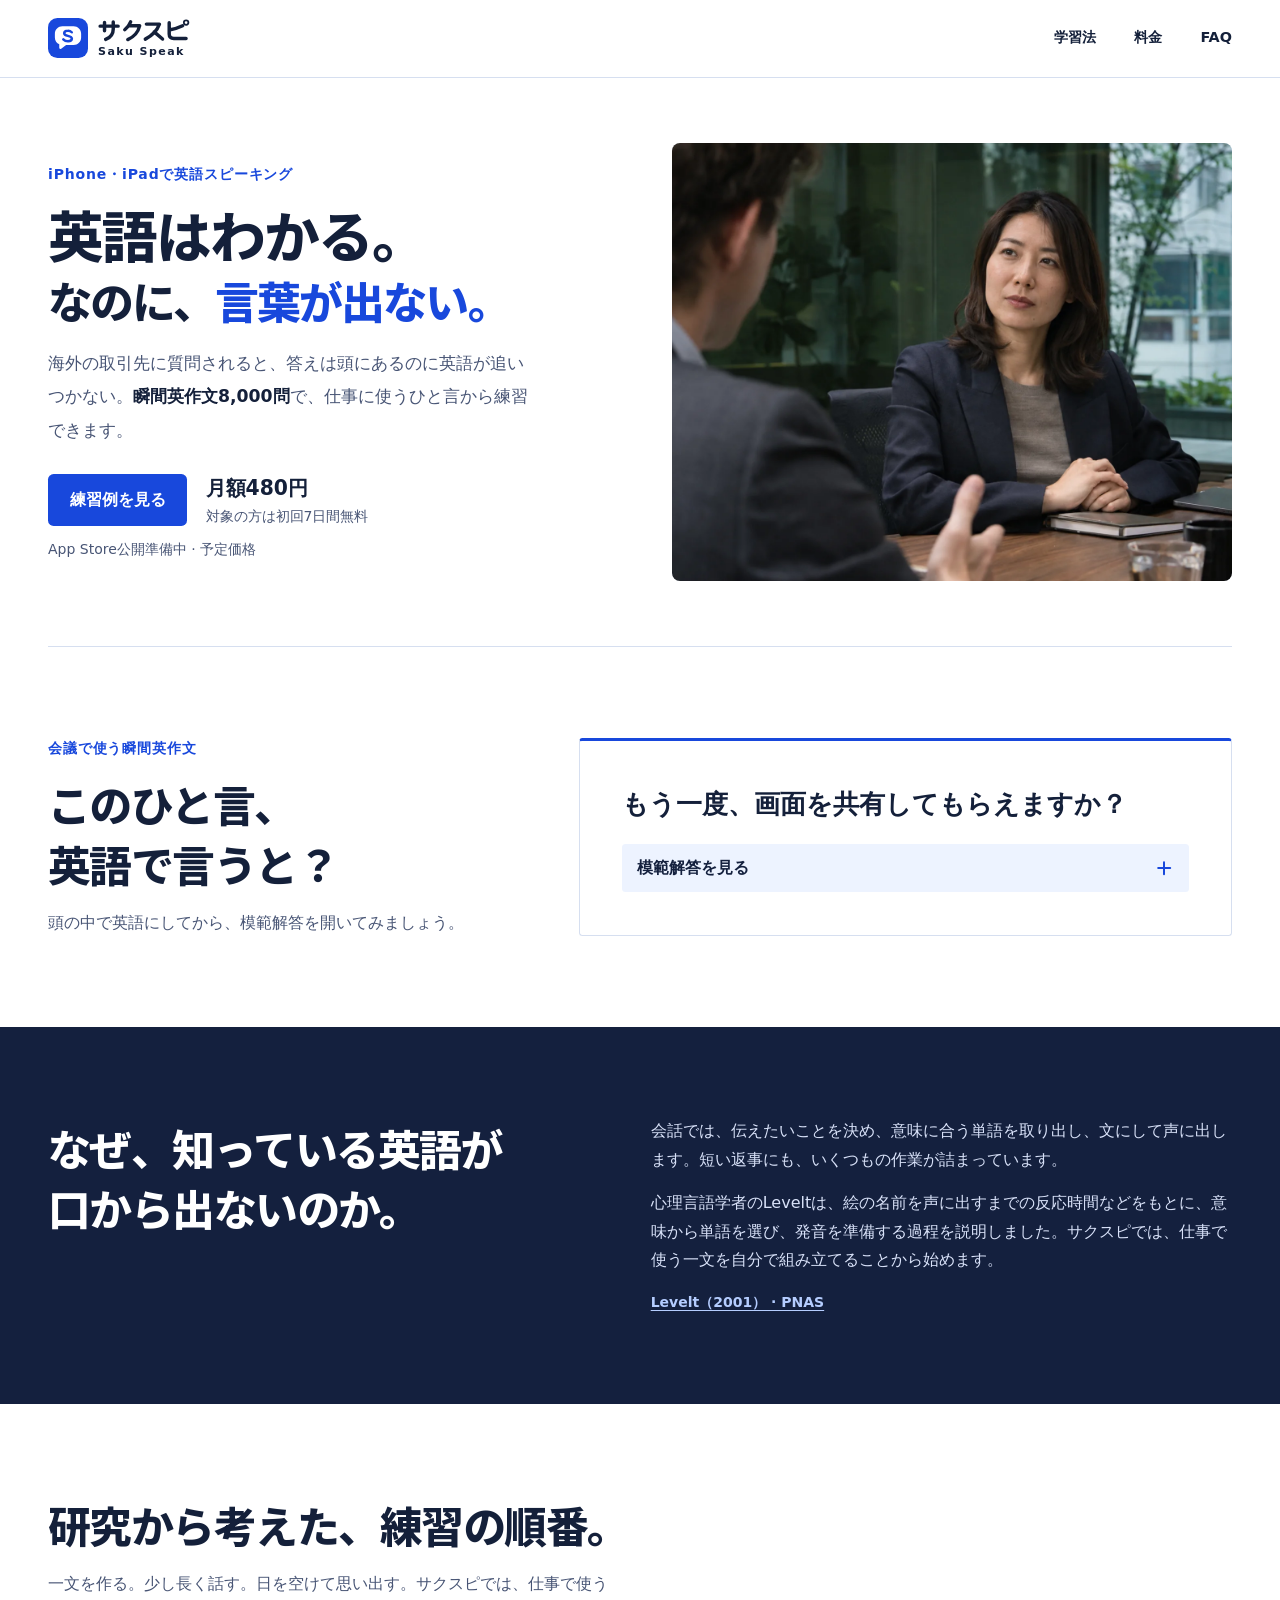
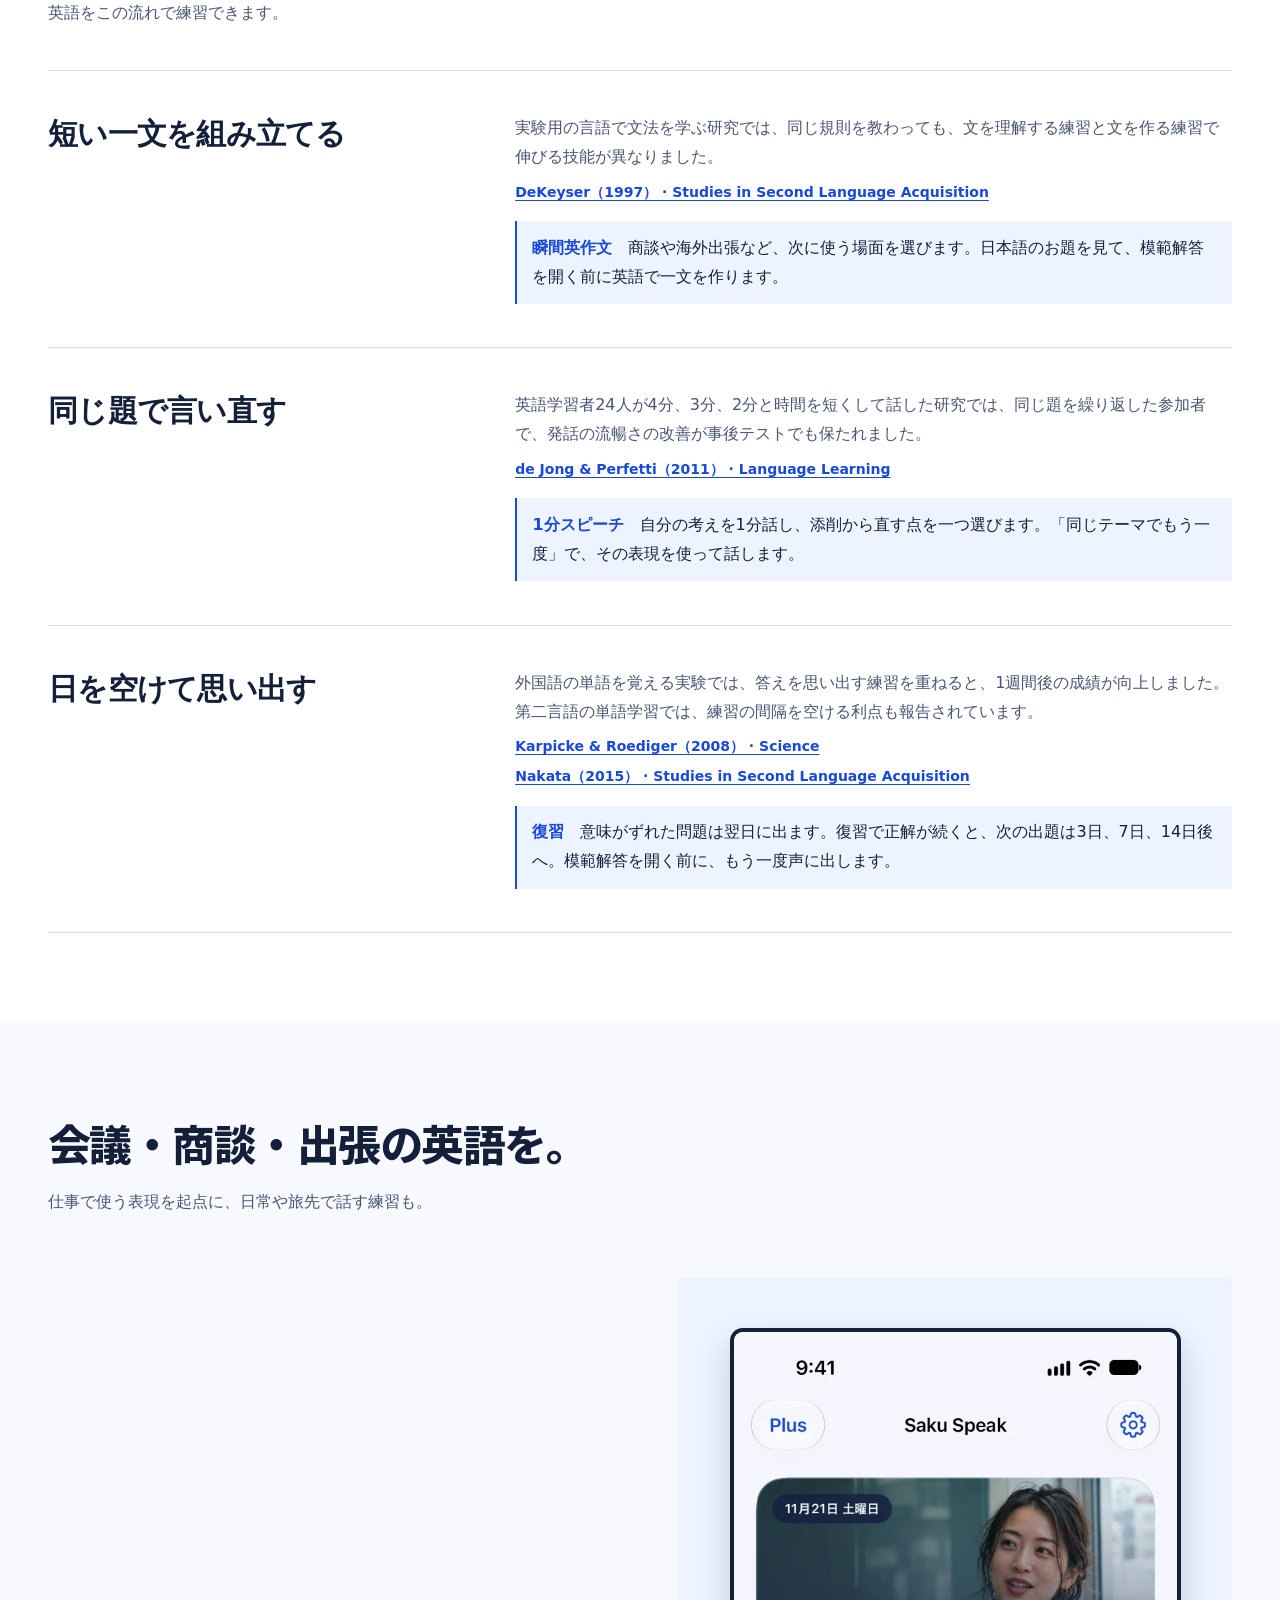
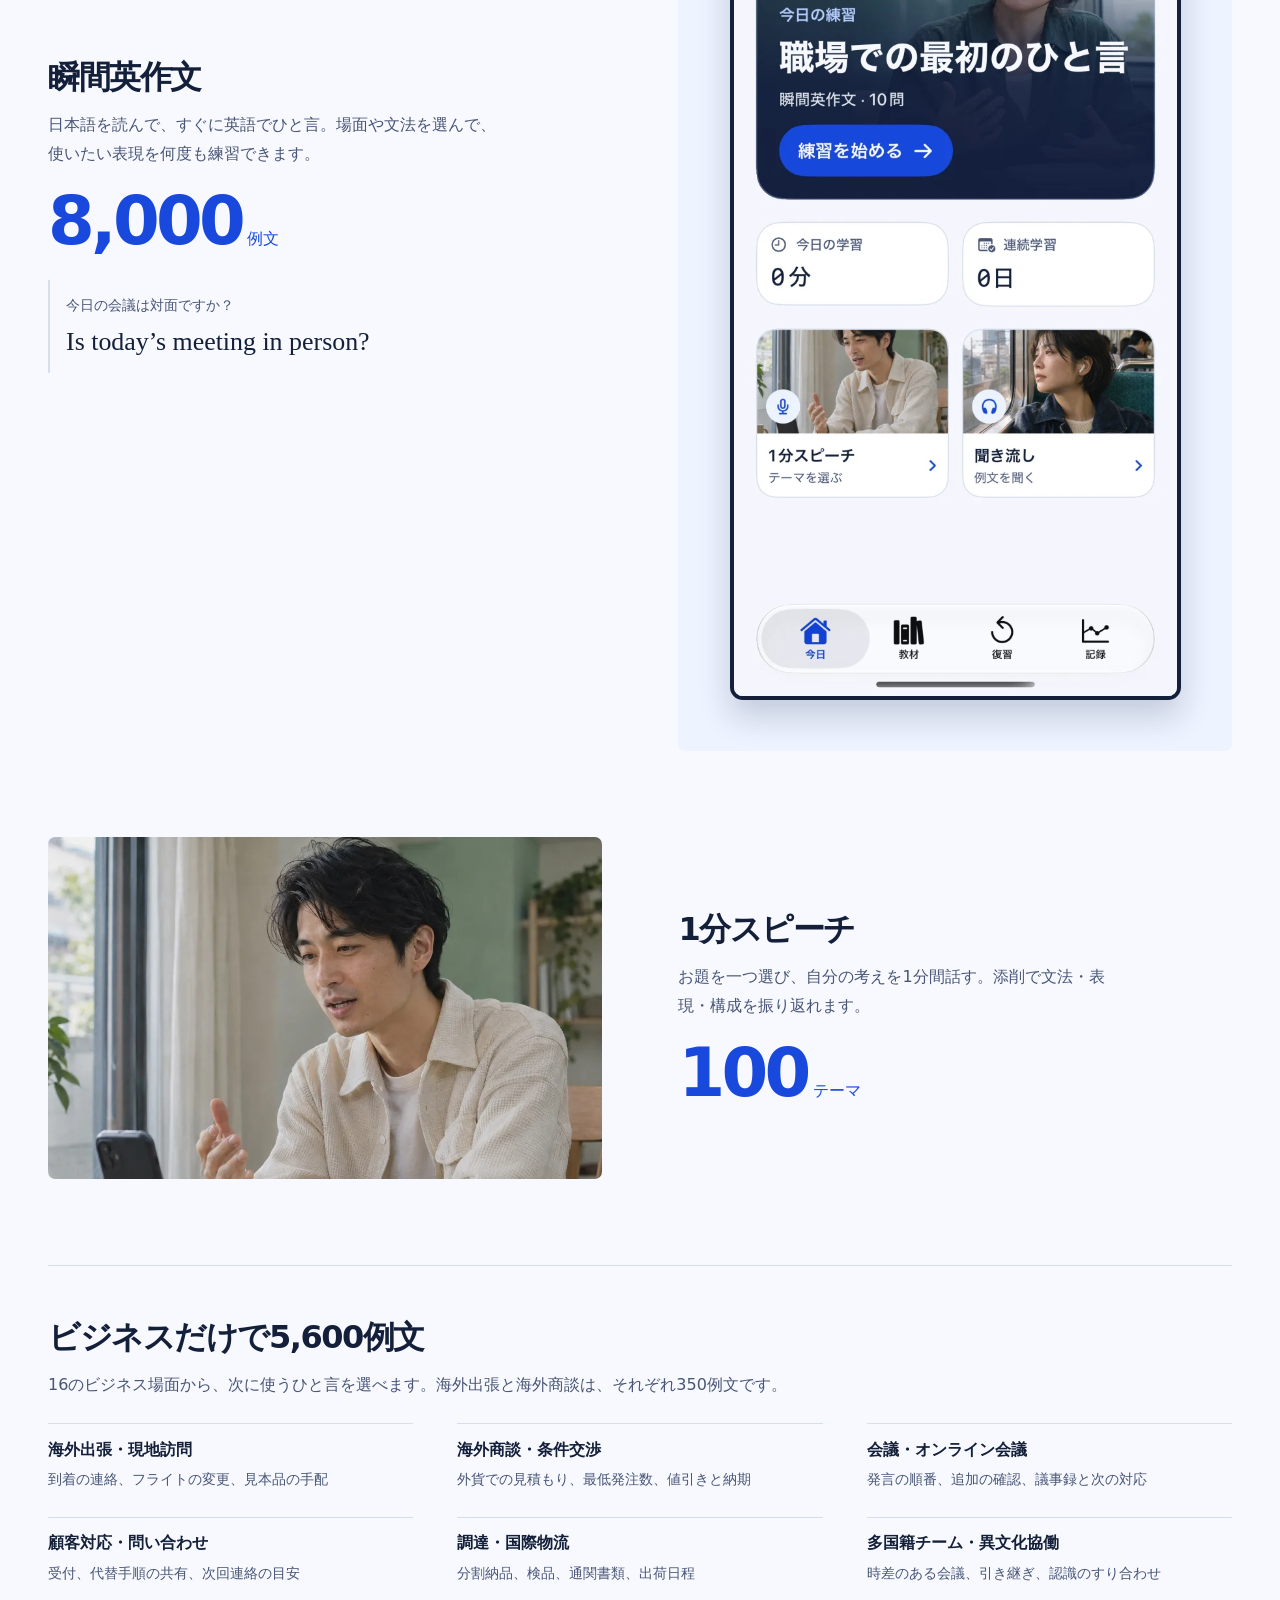
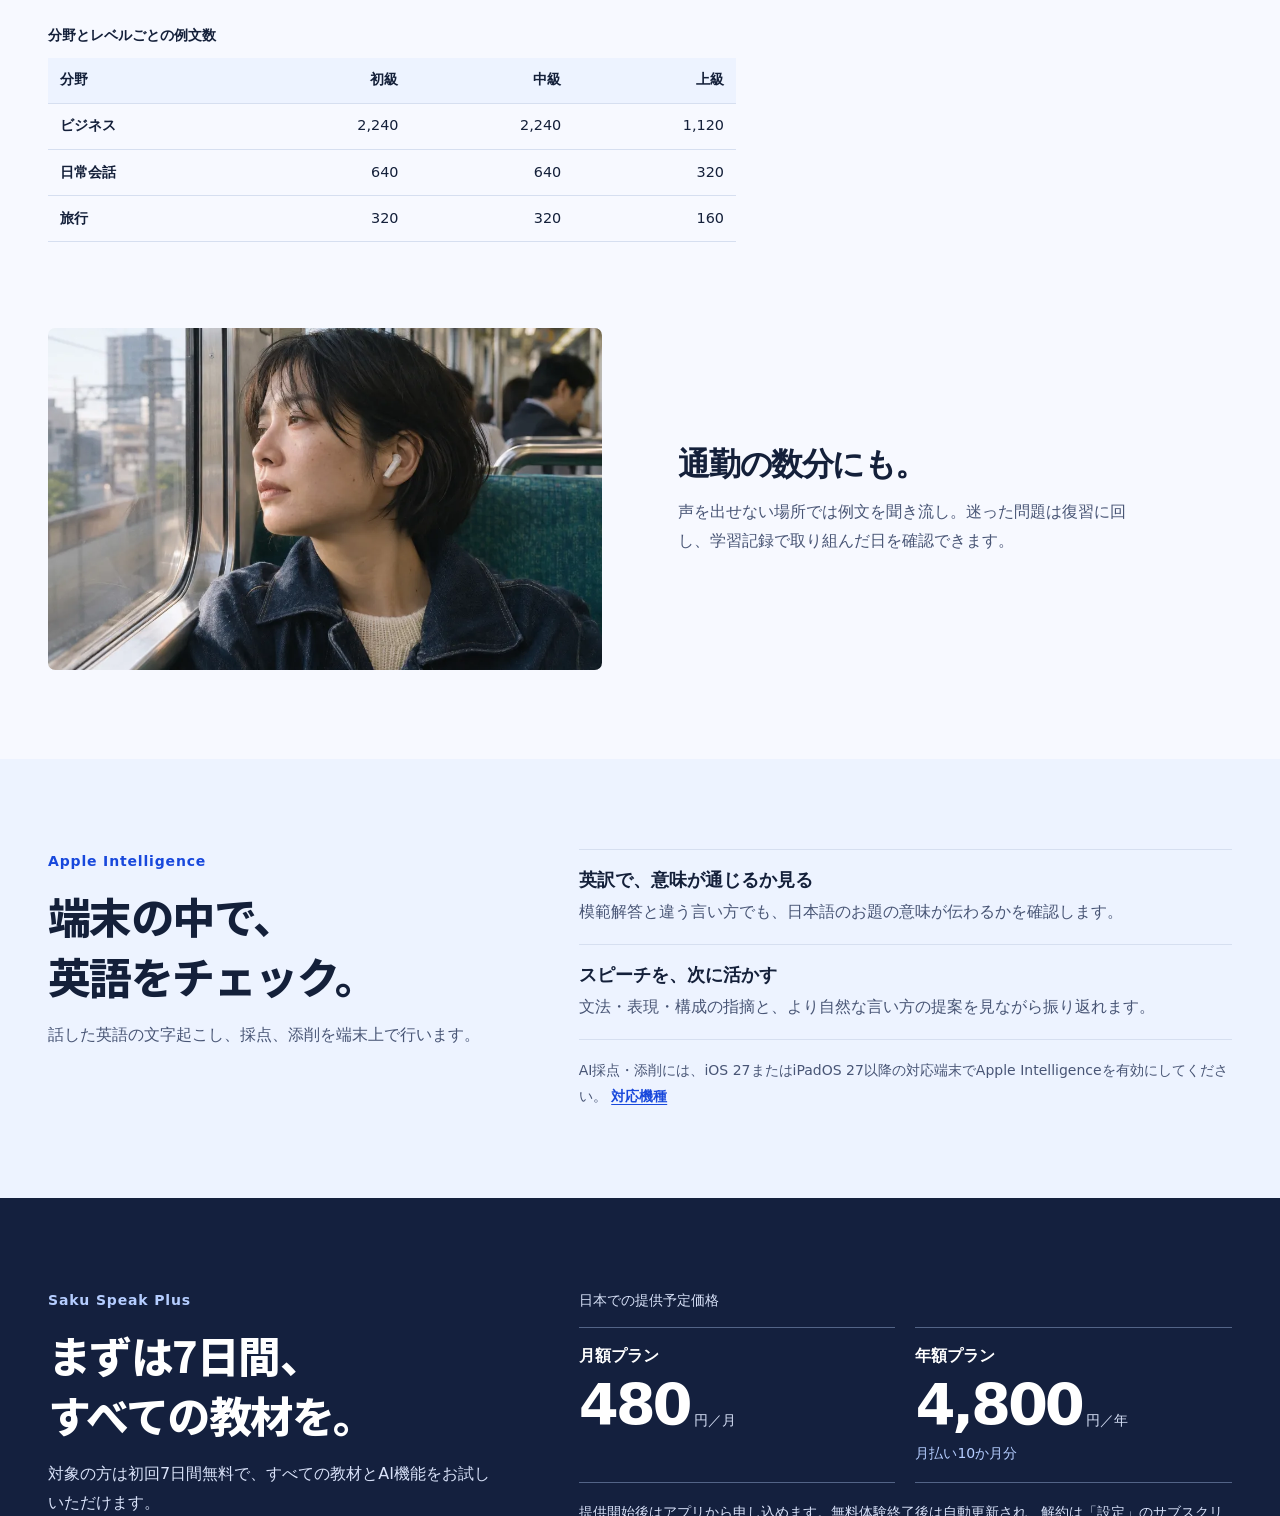
<file: index.html>
<!doctype html>
<html lang="ja">
<head>
  <meta charset="utf-8">
  <meta name="viewport" content="width=device-width, initial-scale=1">
  <meta name="theme-color" content="#FFFFFF">
  <title>サクスピ Saku Speak | iPhone・iPadで英語スピーキング</title>
  <meta name="description" content="英語はわかるのに、言葉が出ない。サクスピは瞬間英作文8,000問と1分スピーチで、海外出張や商談のひと言を練習するiPhone・iPadアプリです。">
  <link rel="canonical" href="https://ki-84.github.io/saku-speak-support/">
  <link rel="icon" href="assets/saku-mark-blue.svg" type="image/svg+xml">
  <link rel="apple-touch-icon" href="assets/touch-icon-blue.png">
  <link rel="preload" href="assets/bold-headings.woff2" as="font" type="font/woff2" crossorigin>
  <link rel="stylesheet" href="styles.css?v=5">
  <meta property="og:type" content="website">
  <meta property="og:locale" content="ja_JP">
  <meta property="og:site_name" content="サクスピ Saku Speak">
  <meta property="og:title" content="サクスピ | 英語はわかる。なのに、言葉が出ない。">
  <meta property="og:description" content="海外出張や商談で使うひと言を、8,000例文の瞬間英作文で練習。">
  <meta property="og:url" content="https://ki-84.github.io/saku-speak-support/">
  <meta property="og:image" content="https://ki-84.github.io/saku-speak-support/assets/share-universal.jpg">
  <meta property="og:image:width" content="1200">
  <meta property="og:image:height" content="630">
  <meta property="og:image:alt" content="サクスピのロゴと商談の写真。英語はわかる。なのに、言葉が出ない。">
  <meta name="twitter:card" content="summary_large_image">
</head>
<body>
  <a class="skip-link" href="#main">本文へ</a>
  <header class="site-header">
    <div class="wrap header-inner">
      <a class="wordmark" href="./" aria-current="page">
        <img class="brand-symbol" src="assets/saku-mark-blue.svg" width="40" height="40" alt="">
        <span class="brand-name">
          <img src="assets/sakusupi-wordmark.svg" width="92" height="23" alt="サクスピ">
          <span lang="en">Saku Speak</span>
        </span>
      </a>
      <nav class="site-nav" aria-label="メイン">
        <a href="#method">学習法</a>
        <a href="#plans">料金</a>
        <a href="#faq">FAQ</a>
      </nav>
    </div>
  </header>

  <main id="main" tabindex="-1">
    <section class="hero" aria-labelledby="hero-title">
      <div class="wrap hero-inner">
        <div class="hero-copy">
          <p class="eyebrow">iPhone・iPadで英語スピーキング</p>
          <h1 id="hero-title"><span>英語はわかる。</span><span class="hero-turn">なのに、<wbr><em>言葉が出ない。</em></span></h1>
          <p class="hero-lede">海外の取引先に質問されると、答えは頭にあるのに英語が追いつかない。<strong>瞬間英作文<span>8,000問</span></strong>で、仕事に使うひと言から練習できます。</p>
          <div class="hero-action">
            <a class="button button-primary" href="#practice">練習例を見る</a>
            <a class="hero-offer" href="#plans">
              <strong>月額480円</strong>
              <span>対象の方は初回7日間無料</span>
            </a>
          </div>
          <p class="release-note">App Store公開準備中 · 予定価格</p>
        </div>
        <img class="hero-photo" src="assets/meeting-editorial.webp" width="1440" height="1080" fetchpriority="high" alt="会議室で取引先の話を聞く女性">
      </div>
    </section>

    <section class="section wrap practice" id="practice" aria-labelledby="practice-title">
      <div class="section-copy">
        <p class="eyebrow">会議で使う瞬間英作文</p>
        <h2 id="practice-title">このひと言、<br>英語で言うと？</h2>
        <p>頭の中で英語にしてから、模範解答を開いてみましょう。</p>
      </div>
      <div class="prompt-card">
        <p class="prompt-question">もう一度、画面を共有してもらえますか？</p>
        <details class="practice-answer">
          <summary>
            <span class="answer-show">模範解答を見る</span>
            <span class="answer-hide">模範解答を閉じる</span>
            <span class="disclosure-icon" aria-hidden="true"></span>
          </summary>
          <div class="answer-body">
            <p class="answer-english" lang="en">Could you share your screen again?</p>
            <p><span lang="en">Could you</span> で、相手に丁寧にお願いできます。</p>
          </div>
        </details>
      </div>
    </section>

    <section id="method" aria-labelledby="barrier-title">
      <div class="barrier section">
        <div class="wrap reason-inner">
          <div class="section-copy">
            <h2 id="barrier-title">なぜ、知っている英語が<br>口から出ないのか。</h2>
          </div>
          <div class="reason-explanation">
            <p>会話では、伝えたいことを決め、意味に合う単語を取り出し、文にして声に出します。短い返事にも、いくつもの作業が詰まっています。</p>
            <p>心理言語学者のLeveltは、絵の名前を声に出すまでの反応時間などをもとに、意味から単語を選び、発音を準備する過程を説明しました。サクスピでは、仕事で使う一文を自分で組み立てることから始めます。</p>
            <p class="research-source"><a class="text-link" href="https://pmc.ncbi.nlm.nih.gov/articles/PMC60894/">Levelt（2001） · PNAS</a></p>
          </div>
        </div>
      </div>
      <div class="wrap section curriculum">
        <div class="section-copy">
          <h2>研究から考えた、練習の順番。</h2>
          <p>一文を作る。少し長く話す。日を空けて思い出す。サクスピでは、仕事で使う英語をこの流れで練習できます。</p>
        </div>
        <ol class="research-steps" role="list">
          <li class="research-row">
            <h3>短い一文を組み立てる</h3>
            <div>
              <p>実験用の言語で文法を学ぶ研究では、同じ規則を教わっても、文を理解する練習と文を作る練習で伸びる技能が異なりました。</p>
              <p class="research-source"><a class="text-link" href="https://www.cambridge.org/core/journals/studies-in-second-language-acquisition/article/abs/beyond-explicit-rule-learning/B71581638BF89873F61F03EA1E747E5A">DeKeyser（1997） · Studies in Second Language Acquisition</a></p>
              <p class="research-application"><strong>瞬間英作文</strong>　商談や海外出張など、次に使う場面を選びます。日本語のお題を見て、模範解答を開く前に英語で一文を作ります。</p>
            </div>
          </li>
          <li class="research-row">
            <h3>同じ題で言い直す</h3>
            <div>
              <p>英語学習者24人が4分、3分、2分と時間を短くして話した研究では、同じ題を繰り返した参加者で、発話の流暢さの改善が事後テストでも保たれました。</p>
              <p class="research-source"><a class="text-link" href="https://sites.pitt.edu/~perfetti/PDF/de%20Jong%20Language%20Learning.pdf">de Jong &amp; Perfetti（2011） · Language Learning</a></p>
              <p class="research-application"><strong>1分スピーチ</strong>　自分の考えを1分話し、添削から直す点を一つ選びます。「同じテーマでもう一度」で、その表現を使って話します。</p>
            </div>
          </li>
          <li class="research-row">
            <h3>日を空けて思い出す</h3>
            <div>
              <p>外国語の単語を覚える実験では、答えを思い出す練習を重ねると、1週間後の成績が向上しました。第二言語の単語学習では、練習の間隔を空ける利点も報告されています。</p>
              <p class="research-source">
                <a class="text-link" href="https://learninglab.psych.purdue.edu/downloads/2008/2008_Karpicke_Roediger_Science.pdf">Karpicke &amp; Roediger（2008） · Science</a>
                <a class="text-link" href="https://doi.org/10.1017/S0272263114000825">Nakata（2015） · Studies in Second Language Acquisition</a>
              </p>
              <p class="research-application"><strong>復習</strong>　意味がずれた問題は翌日に出ます。復習で正解が続くと、次の出題は3日、7日、14日後へ。模範解答を開く前に、もう一度声に出します。</p>
            </div>
          </li>
        </ol>
      </div>
    </section>

    <section class="training section" aria-labelledby="training-title">
      <div class="wrap">
        <div class="section-copy">
          <h2 id="training-title">会議・商談・出張の英語を。</h2>
          <p>仕事で使う表現を起点に、日常や旅先で話す練習も。</p>
        </div>
        <div class="training-grid">
          <article class="training-card drill-card">
            <div class="training-content">
              <h3>瞬間英作文</h3>
              <p>日本語を読んで、すぐに英語でひと言。場面や文法を選んで、使いたい表現を何度も練習できます。</p>
              <p class="training-count"><strong>8,000</strong> 例文</p>
              <div class="line-example">
                <p>今日の会議は対面ですか？</p>
                <p lang="en">Is today’s meeting in person?</p>
              </div>
            </div>
            <figure class="app-visual">
              <picture>
                <source media="(min-width: 900px)" srcset="assets/app-home-blue-ipad.webp" width="1100" height="825">
                <img src="assets/app-home-blue-iphone.webp" width="680" height="1479" loading="lazy" alt="サクスピのホーム画面。瞬間英作文、1分スピーチ、聞き流しを選べます。">
              </picture>
            </figure>
          </article>
          <article class="training-card speech-card">
            <img class="speech-photo" src="assets/speech.webp" width="1000" height="1000" loading="lazy" alt="自宅でスマートフォンに向かって話す男性">
            <div class="training-content">
              <h3>1分スピーチ</h3>
              <p>お題を一つ選び、自分の考えを1分間話す。添削で文法・表現・構成を振り返れます。</p>
              <p class="training-count"><strong>100</strong> テーマ</p>
            </div>
          </article>
        </div>

        <section class="scene-overview" aria-labelledby="scenes-title">
          <h3 id="scenes-title">ビジネスだけで5,600例文</h3>
          <p>16のビジネス場面から、次に使うひと言を選べます。海外出張と海外商談は、それぞれ350例文です。</p>
          <dl class="scene-grid">
            <div>
              <dt>海外出張・現地訪問</dt>
              <dd>到着の連絡、フライトの変更、見本品の手配</dd>
            </div>
            <div>
              <dt>海外商談・条件交渉</dt>
              <dd>外貨での見積もり、最低発注数、値引きと納期</dd>
            </div>
            <div>
              <dt>会議・オンライン会議</dt>
              <dd>発言の順番、追加の確認、議事録と次の対応</dd>
            </div>
            <div>
              <dt>顧客対応・問い合わせ</dt>
              <dd>受付、代替手順の共有、次回連絡の目安</dd>
            </div>
            <div>
              <dt>調達・国際物流</dt>
              <dd>分割納品、検品、通関書類、出荷日程</dd>
            </div>
            <div>
              <dt>多国籍チーム・異文化協働</dt>
              <dd>時差のある会議、引き継ぎ、認識のすり合わせ</dd>
            </div>
          </dl>
          <table class="level-table">
            <caption>分野とレベルごとの例文数</caption>
            <thead><tr><th scope="col">分野</th><th scope="col">初級</th><th scope="col">中級</th><th scope="col">上級</th></tr></thead>
            <tbody>
              <tr><th scope="row">ビジネス</th><td>2,240</td><td>2,240</td><td>1,120</td></tr>
              <tr><th scope="row">日常会話</th><td>640</td><td>640</td><td>320</td></tr>
              <tr><th scope="row">旅行</th><td>320</td><td>320</td><td>160</td></tr>
            </tbody>
          </table>
        </section>

        <article class="habit">
          <img src="assets/commute.webp" width="1000" height="667" loading="lazy" alt="電車でイヤホンをつけて外を眺める女性">
          <div class="habit-copy">
            <h3>通勤の数分にも。</h3>
            <p>声を出せない場所では例文を聞き流し。迷った問題は復習に回し、学習記録で取り組んだ日を確認できます。</p>
          </div>
        </article>
      </div>
    </section>

    <section class="on-device section" aria-labelledby="ai-title">
      <div class="wrap on-device-inner">
        <div class="section-copy">
          <p class="eyebrow">Apple Intelligence</p>
          <h2 id="ai-title">端末の中で、<br>英語をチェック。</h2>
          <p>話した英語の文字起こし、採点、添削を端末上で行います。</p>
        </div>
        <div class="ai-details">
          <div>
            <h3>英訳で、意味が通じるか見る</h3>
            <p>模範解答と違う言い方でも、日本語のお題の意味が伝わるかを確認します。</p>
          </div>
          <div>
            <h3>スピーチを、次に活かす</h3>
            <p>文法・表現・構成の指摘と、より自然な言い方の提案を見ながら振り返れます。</p>
          </div>
          <p class="ai-requirement">AI採点・添削には、iOS 27またはiPadOS 27以降の対応端末でApple Intelligenceを有効にしてください。 <a class="text-link" href="https://support.apple.com/ja-jp/121115">対応機種</a></p>
        </div>
      </div>
    </section>

    <section class="section plans" id="plans" aria-labelledby="plans-title">
      <div class="wrap plans-inner">
        <div class="section-copy">
          <p class="eyebrow" lang="en">Saku Speak Plus</p>
          <h2 id="plans-title">まずは7日間、<br>すべての教材を。</h2>
          <p>対象の方は初回7日間無料で、すべての教材とAI機能をお試しいただけます。</p>
        </div>
        <div>
          <p class="plan-status">日本での提供予定価格</p>
          <div class="plan-grid">
            <article class="plan-card">
              <h3>月額プラン</h3>
              <p class="plan-price"><strong>480</strong><span> 円／月</span></p>
            </article>
            <article class="plan-card">
              <h3>年額プラン</h3>
              <p class="plan-price"><strong>4,800</strong><span> 円／年</span></p>
              <p class="plan-comparison">月払い10か月分</p>
            </article>
          </div>
          <p class="plan-note">提供開始後はアプリから申し込めます。無料体験終了後は自動更新され、解約は「設定」のサブスクリプション管理から行えます。</p>
        </div>
      </div>
    </section>

    <section class="faq section" id="faq" aria-labelledby="faq-title">
      <div class="wrap faq-inner">
        <div class="section-copy">
          <h2 id="faq-title">よくある質問</h2>
          <p>使い方や購入の復元は、<a class="text-link" href="support.html">サポート</a>をご覧ください。</p>
        </div>
        <div class="questions">
          <details>
            <summary>どの端末で使えますか？<span class="disclosure-icon" aria-hidden="true"></span></summary>
            <p>iOS 27以降のiPhoneと、iPadOS 27以降のiPadで使えます。iPadは縦でも横でも練習できます。AI採点・添削には対応端末でApple Intelligenceを有効にしてください。</p>
          </details>
          <details>
            <summary>声を出せないときも使えますか？<span class="disclosure-icon" aria-hidden="true"></span></summary>
            <p>瞬間英作文は手入力でも練習できます。聞き流しでは、日本語と英語の例文を続けて再生できます。</p>
          </details>
          <details>
            <summary>録音はどこで処理されますか？<span class="disclosure-icon" aria-hidden="true"></span></summary>
            <p>文字起こしとAIによる添削は、練習に使っている端末上で行います。スピーチ録音の再生・削除は学習記録から行えます。詳しくは<a class="text-link" href="privacy.html">プライバシー</a>をご覧ください。</p>
          </details>
          <details>
            <summary>無料体験が終わるとどうなりますか？<span class="disclosure-icon" aria-hidden="true"></span></summary>
            <p>無料期間の終了後は、選択したプランに自動で移行します。プランの確認と解約は、端末の「設定」のサブスクリプション管理から行えます。</p>
          </details>
        </div>
      </div>
    </section>
  </main>

  <footer class="site-footer">
    <div class="wrap footer-inner">
      <a class="wordmark" href="./">
        <img class="brand-symbol" src="assets/saku-mark-blue.svg" width="40" height="40" alt="">
        <span class="brand-name">
          <img src="assets/sakusupi-wordmark.svg" width="92" height="23" alt="サクスピ">
          <span lang="en">Saku Speak</span>
        </span>
      </a>
      <nav class="footer-nav" aria-label="フッター">
        <a href="support.html">サポート</a>
        <a href="privacy.html">プライバシー</a>
      </nav>
    </div>
  </footer>
</body>
</html>
</file>
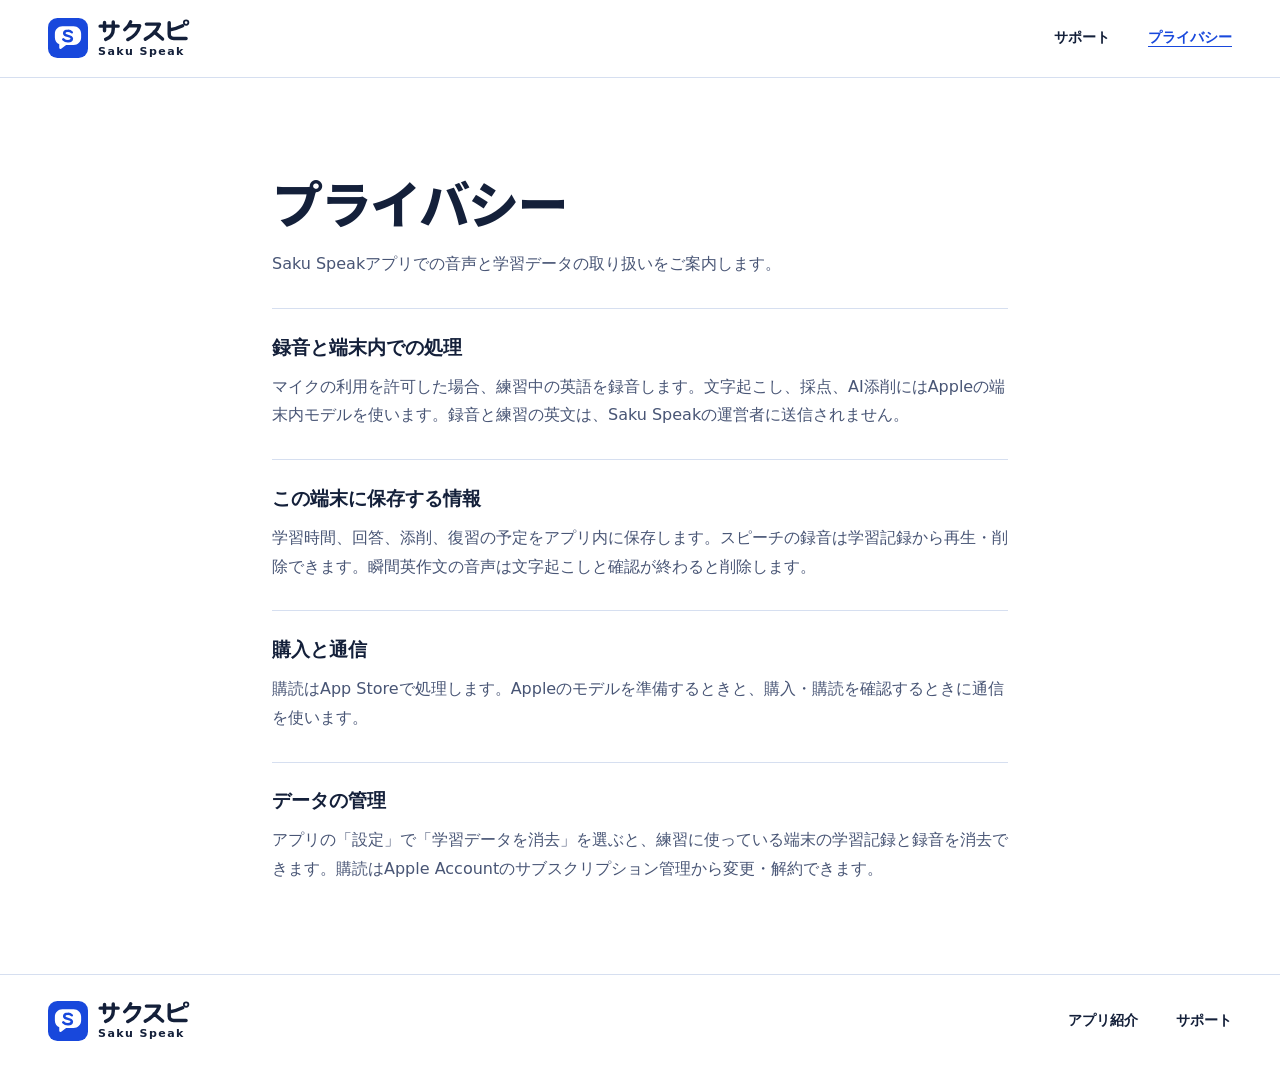
<file: privacy.html>
<!doctype html>
<html lang="ja">
<head>
  <meta charset="utf-8">
  <meta name="viewport" content="width=device-width, initial-scale=1">
  <meta name="theme-color" content="#FFFFFF">
  <title>プライバシー | サクスピ Saku Speak</title>
  <meta name="description" content="Saku Speakでの音声、学習記録、購入情報の取り扱い。">
  <link rel="canonical" href="https://ki-84.github.io/saku-speak-support/privacy.html">
  <link rel="icon" href="assets/saku-mark-blue.svg" type="image/svg+xml">
  <link rel="apple-touch-icon" href="assets/touch-icon-blue.png">
  <link rel="stylesheet" href="styles.css?v=3">
</head>
<body>
  <a class="skip-link" href="#main">本文へ</a>
  <header class="site-header">
    <div class="wrap header-inner">
      <a class="wordmark" href="./">
        <img class="brand-symbol" src="assets/saku-mark-blue.svg" width="40" height="40" alt="">
        <span class="brand-name">
          <img src="assets/sakusupi-wordmark.svg" width="92" height="23" alt="サクスピ">
          <span lang="en">Saku Speak</span>
        </span>
      </a>
      <nav class="site-nav" aria-label="メイン">
        <a href="support.html">サポート</a>
        <a href="privacy.html" aria-current="page">プライバシー</a>
      </nav>
    </div>
  </header>
  <main class="section wrap document-page" id="main" tabindex="-1">
    <header>
      <h1>プライバシー</h1>
      <p>Saku Speakアプリでの音声と学習データの取り扱いをご案内します。</p>
    </header>
    <section>
      <h2>録音と端末内での処理</h2>
      <p>マイクの利用を許可した場合、練習中の英語を録音します。文字起こし、採点、AI添削にはAppleの端末内モデルを使います。録音と練習の英文は、Saku Speakの運営者に送信されません。</p>
    </section>
    <section>
      <h2>この端末に保存する情報</h2>
      <p>学習時間、回答、添削、復習の予定をアプリ内に保存します。スピーチの録音は学習記録から再生・削除できます。瞬間英作文の音声は文字起こしと確認が終わると削除します。</p>
    </section>
    <section>
      <h2>購入と通信</h2>
      <p>購読はApp Storeで処理します。Appleのモデルを準備するときと、購入・購読を確認するときに通信を使います。</p>
    </section>
    <section>
      <h2>データの管理</h2>
      <p>アプリの「設定」で「学習データを消去」を選ぶと、練習に使っている端末の学習記録と録音を消去できます。購読はApple Accountのサブスクリプション管理から変更・解約できます。</p>
    </section>
  </main>
  <footer class="site-footer">
    <div class="wrap footer-inner">
      <a class="wordmark" href="./">
        <img class="brand-symbol" src="assets/saku-mark-blue.svg" width="40" height="40" alt="">
        <span class="brand-name">
          <img src="assets/sakusupi-wordmark.svg" width="92" height="23" alt="サクスピ">
          <span lang="en">Saku Speak</span>
        </span>
      </a>
      <nav class="footer-nav" aria-label="フッター">
        <a href="./">アプリ紹介</a>
        <a href="support.html">サポート</a>
      </nav>
    </div>
  </footer>
</body>
</html>
</file>
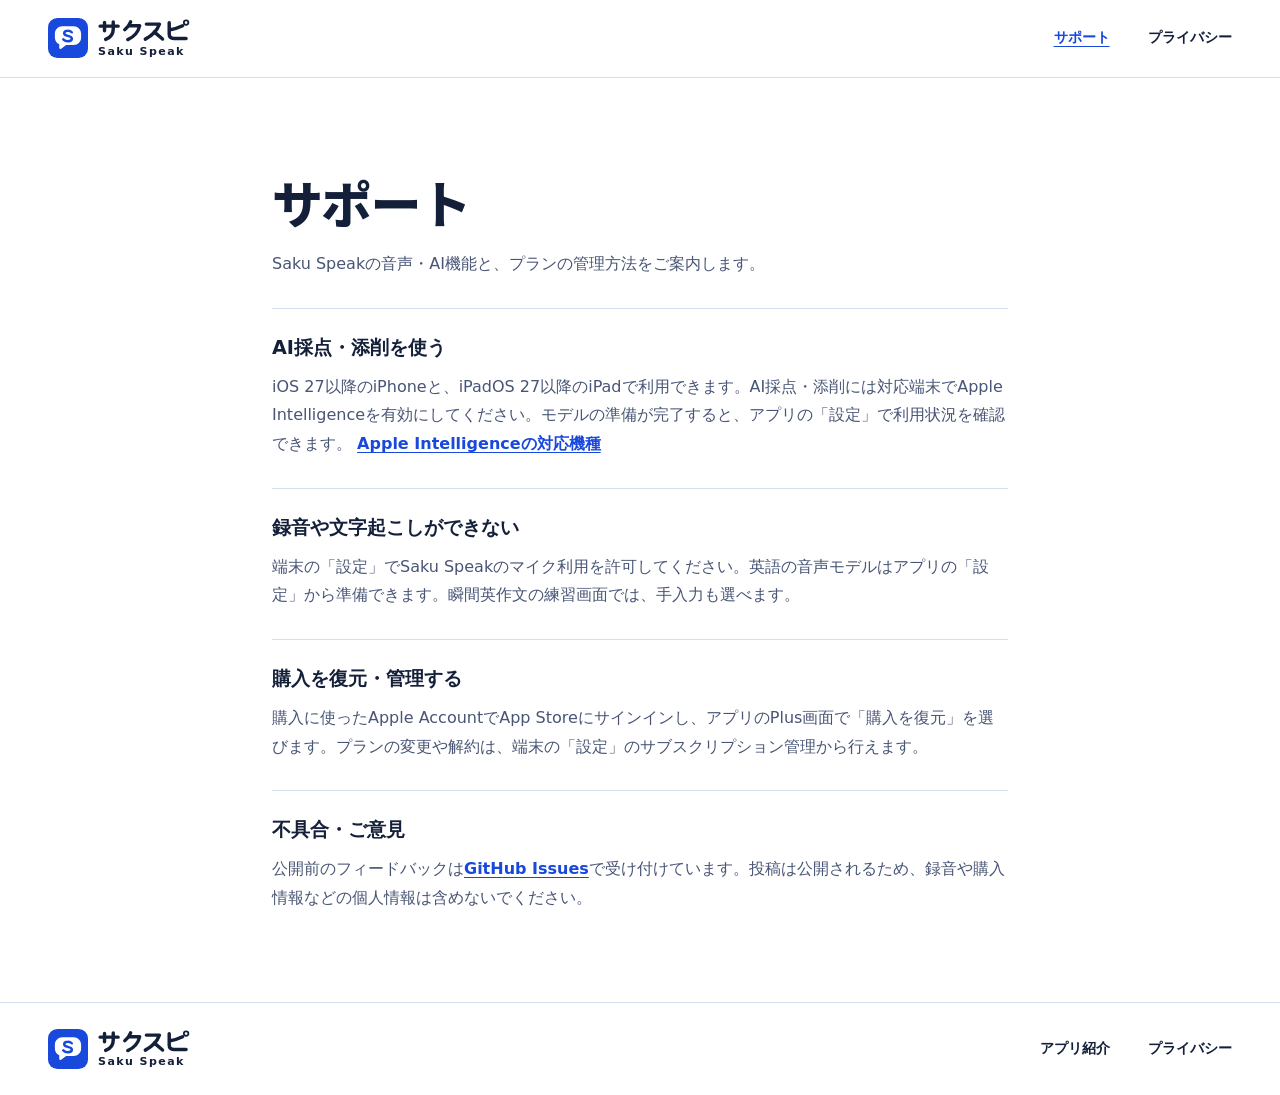
<file: support.html>
<!doctype html>
<html lang="ja">
<head>
  <meta charset="utf-8">
  <meta name="viewport" content="width=device-width, initial-scale=1">
  <meta name="theme-color" content="#FFFFFF">
  <title>サポート | サクスピ Saku Speak</title>
  <meta name="description" content="Saku SpeakのAI採点、録音、購入の復元とお問い合わせ。">
  <link rel="canonical" href="https://ki-84.github.io/saku-speak-support/support.html">
  <link rel="icon" href="assets/saku-mark-blue.svg" type="image/svg+xml">
  <link rel="apple-touch-icon" href="assets/touch-icon-blue.png">
  <link rel="stylesheet" href="styles.css?v=3">
</head>
<body>
  <a class="skip-link" href="#main">本文へ</a>
  <header class="site-header">
    <div class="wrap header-inner">
      <a class="wordmark" href="./">
        <img class="brand-symbol" src="assets/saku-mark-blue.svg" width="40" height="40" alt="">
        <span class="brand-name">
          <img src="assets/sakusupi-wordmark.svg" width="92" height="23" alt="サクスピ">
          <span lang="en">Saku Speak</span>
        </span>
      </a>
      <nav class="site-nav" aria-label="メイン">
        <a href="support.html" aria-current="page">サポート</a>
        <a href="privacy.html">プライバシー</a>
      </nav>
    </div>
  </header>
  <main class="section wrap document-page" id="main" tabindex="-1">
    <header>
      <h1>サポート</h1>
      <p>Saku Speakの音声・AI機能と、プランの管理方法をご案内します。</p>
    </header>
    <section>
      <h2>AI採点・添削を使う</h2>
      <p>iOS 27以降のiPhoneと、iPadOS 27以降のiPadで利用できます。AI採点・添削には対応端末でApple Intelligenceを有効にしてください。モデルの準備が完了すると、アプリの「設定」で利用状況を確認できます。 <a class="text-link" href="https://support.apple.com/ja-jp/121115">Apple Intelligenceの対応機種</a></p>
    </section>
    <section>
      <h2>録音や文字起こしができない</h2>
      <p>端末の「設定」でSaku Speakのマイク利用を許可してください。英語の音声モデルはアプリの「設定」から準備できます。瞬間英作文の練習画面では、手入力も選べます。</p>
    </section>
    <section>
      <h2>購入を復元・管理する</h2>
      <p>購入に使ったApple AccountでApp Storeにサインインし、アプリのPlus画面で「購入を復元」を選びます。プランの変更や解約は、端末の「設定」のサブスクリプション管理から行えます。</p>
    </section>
    <section>
      <h2>不具合・ご意見</h2>
      <p>公開前のフィードバックは<a class="text-link" href="https://github.com/ki-84/saku-speak-support/issues">GitHub Issues</a>で受け付けています。投稿は公開されるため、録音や購入情報などの個人情報は含めないでください。</p>
    </section>
  </main>
  <footer class="site-footer">
    <div class="wrap footer-inner">
      <a class="wordmark" href="./">
        <img class="brand-symbol" src="assets/saku-mark-blue.svg" width="40" height="40" alt="">
        <span class="brand-name">
          <img src="assets/sakusupi-wordmark.svg" width="92" height="23" alt="サクスピ">
          <span lang="en">Saku Speak</span>
        </span>
      </a>
      <nav class="footer-nav" aria-label="フッター">
        <a href="./">アプリ紹介</a>
        <a href="privacy.html">プライバシー</a>
      </nav>
    </div>
  </footer>
</body>
</html>
</file>
<file: styles.css>
@font-face {
  font-family: "Saku Display";
  src: url("assets/bold-headings.woff2") format("woff2");
  font-weight: 800;
  font-style: normal;
  font-display: swap;
}

:root {
  color-scheme: light;
  --white: #ffffff;
  --ink: #14203a;
  --muted: #485575;
  --accent: #1848dc;
  --dark: #14203e;
  --on-dark: #d9e2f9;
  --dark-line: #536487;
  --on-dark-accent: #b5cdff;
  --soft: #edf3ff;
  --line: #d6dff0;
  --body-font: system-ui, -apple-system, "Hiragino Sans", "Yu Gothic", Meiryo, sans-serif;
  --heading-font: "Saku Display", var(--body-font);
  font-family: var(--body-font);
  line-height: 1.8;
  color: var(--ink);
  background: var(--white);
}

*, *::before, *::after { box-sizing: border-box; }
body, h1, h2, h3, p, figure { margin: 0; }
img { display: block; max-width: 100%; height: auto; }
a { color: inherit; }
h1, h2, h3 { line-height: 1.4; }
h1, h2 { font-family: var(--heading-font); font-weight: 800; letter-spacing: -.035em; }
p { overflow-wrap: break-word; }
section[id], #main { scroll-margin-top: 5.75rem; }
main:focus { outline: none; }
:focus-visible { outline: 3px solid var(--accent); outline-offset: 4px; }

.wrap { width: min(76rem, calc(100% - 6rem)); margin-inline: auto; }
.section { padding-block: clamp(3.7rem, 7vw, 7rem); }
.site-header {
  position: sticky;
  top: 0;
  z-index: 5;
  background: var(--white);
  border-bottom: 1px solid var(--line);
}
.header-inner, .footer-inner {
  display: flex;
  align-items: center;
  justify-content: space-between;
  gap: 1rem;
  min-height: 4.8rem;
}
.wordmark {
  display: inline-flex;
  align-items: center;
  gap: .625rem;
  flex: 0 0 auto;
  text-decoration: none;
}
.brand-name {
  display: grid;
  justify-items: start;
  gap: .2rem;
  font-size: .69rem;
  font-weight: 650;
  letter-spacing: .13em;
  line-height: 1.1;
  white-space: nowrap;
}
.brand-symbol { flex: 0 0 auto; }
.site-nav, .footer-nav { display: flex; align-items: center; gap: clamp(.85rem, 3vw, 2.6rem); }
.site-nav a, .footer-nav a {
  display: inline-flex;
  align-items: center;
  min-height: 44px;
  font-size: .9rem;
  font-weight: 650;
  white-space: nowrap;
  text-decoration: none;
}
.site-nav a:hover, .footer-nav a:hover, .site-nav a[aria-current="page"] {
  color: var(--accent);
  text-decoration: underline;
  text-underline-offset: .3em;
}
.text-link { color: var(--accent); font-weight: 650; text-underline-offset: .2em; }
.skip-link {
  position: fixed;
  top: .6rem;
  left: .6rem;
  z-index: 10;
  padding: .55rem 1rem;
  background: var(--white);
  transform: translateY(calc(-100% - 1rem));
}
.skip-link:focus { transform: none; }

.hero { padding-block: clamp(2.25rem, 5.1vw, 5rem); }
.hero-inner {
  display: grid;
  grid-template-columns: minmax(0, 1fr) minmax(0, 1fr);
  align-items: center;
  gap: clamp(1.8rem, 5vw, 4.5rem);
}
.eyebrow {
  color: var(--accent);
  font-size: .875rem;
  font-weight: 700;
  letter-spacing: .06em;
}
.hero h1 {
  margin-top: .85rem;
  font-size: clamp(2.1rem, 4.35vw, 4.1rem);
  line-height: 1.2;
}
.hero h1 > span { display: block; }
.hero-turn { margin-top: .15em; font-size: .79em; }
.hero-turn em { display: inline-block; color: var(--accent); font-style: normal; }
.hero-lede {
  margin-top: 1.25rem;
  max-width: 30rem;
  color: var(--muted);
  line-height: 1.95;
  font-size: clamp(1rem, 1.35vw, 1.125rem);
  text-wrap: pretty;
}
.hero-lede strong { color: var(--ink); }
.hero-lede strong span { white-space: nowrap; }
.hero-action {
  display: flex;
  align-items: center;
  flex-wrap: wrap;
  gap: .8rem 1.15rem;
  margin-top: 1.65rem;
}
.button {
  display: inline-flex;
  min-height: 3.2rem;
  align-items: center;
  justify-content: center;
  padding: .65rem 1.35rem;
  border-radius: .35rem;
  font-weight: 750;
  text-decoration: none;
}
.button-primary { background: var(--accent); color: var(--white); }
.button-primary:hover { background: #103bbd; }
.hero-offer {
  display: grid;
  gap: .12rem;
  line-height: 1.45;
  text-decoration: none;
}
.hero-offer strong { font-size: 1.27rem; font-weight: 800; }
.hero-offer span, .release-note { color: var(--muted); font-size: .875rem; }
.hero-offer:hover strong { color: var(--accent); text-decoration: underline; text-underline-offset: .2em; }
.release-note { margin-top: .67rem; }
.hero-photo {
  width: 100%;
  aspect-ratio: 1.28;
  object-fit: cover;
  object-position: 56% 50%;
  border-radius: .5rem;
  background: var(--soft);
}

.section-copy h2 { font-size: clamp(1.9rem, 3.35vw, 3.1rem); }
.section-copy .eyebrow { margin-bottom: .7rem; }
.section-copy p:not(.eyebrow) { margin-top: 1rem; color: var(--muted); max-width: 35rem; }
.practice, .reason-inner, .on-device-inner, .faq-inner, .plans-inner {
  display: grid;
  align-items: start;
  grid-template-columns: .82fr 1.18fr;
  gap: clamp(1.45rem, 6vw, 5.5rem);
}
.practice { align-items: center; border-top: 1px solid var(--line); }
.prompt-card {
  padding: clamp(1.2rem, 3.5vw, 2.65rem);
  background: var(--white);
  border: 1px solid var(--line);
  border-top: 3px solid var(--accent);
  border-radius: .22rem;
}
.prompt-question { font-size: clamp(1.15rem, 2.1vw, 1.65rem); font-weight: 690; line-height: 1.55; }
summary { list-style: none; cursor: pointer; }
summary::-webkit-details-marker { display: none; }
.practice-answer { margin-top: 1.25rem; }
.practice-answer summary, .questions summary {
  display: flex;
  align-items: center;
  justify-content: space-between;
  gap: .9rem;
}
.practice-answer summary {
  min-height: 3rem;
  padding: .6rem .95rem;
  border-radius: .22rem;
  background: var(--soft);
  color: var(--dark);
  font-weight: 690;
}
.practice-answer summary:hover { background: #dde8ff; }
.answer-hide, details[open] .answer-show { display: none; }
details[open] .answer-hide { display: inline; }
.answer-body { margin-top: 1rem; color: var(--muted); }
.answer-body .answer-english, .line-example [lang="en"] {
  color: var(--ink);
  font-family: Georgia, serif;
  font-size: clamp(1.2rem, 2.3vw, 1.62rem);
  line-height: 1.35;
}
.answer-body .answer-english { margin-bottom: .35rem; }
.disclosure-icon { flex: 0 0 1.15rem; width: 1.15rem; height: 1.15rem; color: var(--accent); position: relative; }
.disclosure-icon::before, .disclosure-icon::after {
  content: "";
  position: absolute;
  top: 50%;
  left: 50%;
  width: .85rem;
  height: 2px;
  transform: translate(-50%, -50%);
  background: currentColor;
  border-radius: 2px;
}
.disclosure-icon::after { transform: translate(-50%, -50%) rotate(90deg); }
details[open] .disclosure-icon::after { display: none; }

.barrier, .plans { background: var(--dark); color: var(--white); }
:is(.barrier, .plans) :focus-visible { outline-color: var(--on-dark-accent); }
:is(.barrier, .plans) .section-copy p:not(.eyebrow) { color: var(--on-dark); }
.reason-inner { grid-template-columns: .95fr 1.05fr; }
.reason-explanation { color: var(--on-dark); }
.reason-explanation > p + p { margin-top: .9rem; }
.research-steps {
  padding: 0;
  margin: clamp(1.5rem, 4vw, 2.65rem) 0 0;
  list-style: none;
}
.research-row {
  display: grid;
  grid-template-columns: .72fr 1.28fr;
  gap: clamp(.55rem, 5vw, 4.3rem);
  border-top: 1px solid var(--line);
  padding-block: clamp(1.35rem, 3.6vw, 2.7rem);
}
.research-row:last-child { border-bottom: 1px solid var(--line); }
.research-row h3 { font-size: clamp(1.25rem, 2.35vw, 1.85rem); font-weight: 750; letter-spacing: -.025em; }
.research-row p { color: var(--muted); }
.research-source { display: flex; flex-wrap: wrap; gap: .3rem 1rem; margin-top: .5rem; font-size: .875rem; }
.barrier .research-source a { color: var(--on-dark-accent); }
.research-row .research-application {
  margin-top: 1rem;
  padding: .8rem .95rem;
  border-left: 2px solid var(--accent);
  background: var(--soft);
  color: var(--ink);
}
.research-application strong { color: var(--accent); }

.training { background: #f7f9ff; }
.training-grid { display: grid; gap: clamp(2.4rem, 6.7vw, 6.5rem); margin-top: clamp(1.8rem, 5vw, 3.75rem); }
.training-card, .habit {
  display: grid;
  grid-template-columns: minmax(0, 1fr) minmax(0, 1fr);
  align-items: center;
  gap: clamp(1.55rem, 6vw, 5rem);
}
.training-content { padding-block: .65rem; }
.training-content h3, .habit h3, .scene-overview h3 {
  font-size: clamp(1.35rem, 2.5vw, 2rem);
  font-weight: 690;
  letter-spacing: -.045em;
}
.training-content > p:not(.training-count), .habit p { margin-top: .7rem; color: var(--muted); max-width: 28rem; }
.training-count { margin-top: 1.1rem; color: var(--accent); }
.training-count strong, .plan-price strong {
  font-family: var(--body-font);
  font-size: clamp(2.75rem, 5.25vw, 4.4rem);
  font-weight: 790;
  letter-spacing: -.055em;
  line-height: 1.05;
  font-variant-numeric: lining-nums;
}
.line-example { margin-top: 1.45rem; padding: .85rem 0 .85rem 1rem; border-left: 2px solid var(--line); }
.line-example p:first-child { color: var(--muted); font-size: .9rem; }
.line-example p[lang="en"] { margin-top: .35rem; }
.app-visual {
  display: grid;
  place-items: center;
  padding: clamp(1.5rem, 4vw, 3.5rem);
  min-height: 26rem;
  background: var(--soft);
  border-radius: .45rem;
}
.app-visual picture { width: 100%; }
.app-visual img {
  width: min(58%, 13rem);
  margin-inline: auto;
  border: 4px solid var(--ink);
  border-radius: 1.3rem;
  box-shadow: 0 1rem 2rem #17294d33;
}
@media (min-width: 900px) {
  .app-visual img { width: 100%; border-radius: .8rem; }
}
.speech-photo, .habit img {
  width: 100%;
  aspect-ratio: 1.62;
  object-fit: cover;
  object-position: 50% 23%;
  border-radius: .45rem;
}
.habit { margin-top: clamp(2.6rem, 6.7vw, 6.5rem); }
.habit img { object-position: 56% 39%; }
.scene-overview {
  margin-top: clamp(2.8rem, 6.7vw, 6.5rem);
  padding-top: clamp(1.65rem, 4.4vw, 3.1rem);
  border-top: 1px solid var(--line);
}
.scene-overview > p { color: var(--muted); margin-top: .7rem; }
.scene-grid {
  display: grid;
  grid-template-columns: repeat(3, minmax(0, 1fr));
  gap: .7rem clamp(1rem, 4vw, 2.75rem);
  margin: 1.45rem 0 0;
}
.scene-grid > div { padding-block: .85rem; border-top: 1px solid var(--line); }
.scene-grid dt { color: var(--ink); font-weight: 700; line-height: 1.5; }
.scene-grid dd { margin: .4rem 0 0; color: var(--muted); font-size: .9rem; line-height: 1.65; }
.level-table {
  margin-top: 1.5rem;
  width: 100%;
  max-width: 43rem;
  border-collapse: collapse;
  font-size: .9rem;
  font-variant-numeric: tabular-nums;
}
.level-table caption { margin-bottom: .55rem; text-align: left; font-weight: 700; }
.level-table thead { background: var(--soft); }
.level-table :is(th, td) { padding: .6rem .75rem; text-align: right; border-bottom: 1px solid var(--line); }
.level-table th:first-child { text-align: left; }

.on-device { background: var(--soft); }
.ai-details { border-top: 1px solid var(--line); }
.ai-details > div { padding-block: 1.05rem; border-bottom: 1px solid var(--line); }
.ai-details h3 { font-size: 1.13rem; font-weight: 700; }
.ai-details p { color: var(--muted); margin-top: .4rem; }
.ai-details .ai-requirement { font-size: .875rem; margin-top: 1.15rem; }
.plans .eyebrow { color: var(--on-dark-accent); }
.plan-status, .plan-note { color: var(--on-dark); font-size: .875rem; }
.plan-status { margin-bottom: .85rem; }
.plan-grid { display: grid; grid-template-columns: minmax(0, 1fr) minmax(0, 1fr); gap: 1.25rem; }
.plan-card { padding-block: 1rem; border-top: 1px solid var(--dark-line); border-bottom: 1px solid var(--dark-line); }
.plan-card h3 { font-size: 1.03rem; font-weight: 650; }
.plan-price { margin-top: .55rem; white-space: nowrap; }
.plan-price strong { font-size: clamp(2.3rem, 4.5vw, 4rem); }
.plan-price span { color: var(--on-dark); font-size: .9rem; }
.plan-comparison { margin-top: .32rem; color: var(--on-dark-accent); font-size: .875rem; }
.plan-note { margin-top: 1.05rem; }

.questions { border-top: 1px solid var(--line); }
.questions details { border-bottom: 1px solid var(--line); }
.questions summary { min-height: 3.6rem; padding: .9rem .25rem; font-weight: 700; }
.questions summary:hover { color: var(--accent); }
.questions details > p { color: var(--muted); padding: 0 1.3rem 1.05rem .25rem; }
.site-footer { padding-block: 1.5rem; border-top: 1px solid var(--line); }
.site-footer .footer-inner { min-height: 0; }

.document-page { max-width: 46rem; }
.document-page h1 { font-size: clamp(1.95rem, 5.55vw, 3.2rem); }
.document-page header > p, .document-page section > p { margin-top: .7rem; color: var(--muted); }
.document-page section { margin-top: 1.8rem; padding-top: 1.55rem; border-top: 1px solid var(--line); }
.document-page h2 { font: 700 1.2rem/1.45 var(--body-font); letter-spacing: normal; }

@media (max-width: 1000px) {
  .wrap { width: calc(100% - 4rem); }
}

@media (max-width: 745px) {
  .wrap { width: calc(100% - 2.5rem); }
  .header-inner { min-height: 4.05rem; }
  .wordmark { gap: .5rem; }
  .brand-symbol { width: 34px; height: 34px; }
  .brand-name img { width: 82px; }
  .brand-name { font-size: .64rem; gap: .14rem; }
  .site-nav { gap: .9rem; }
  .site-nav a { font-size: .875rem; }
  .hero-inner { grid-template-columns: 1fr; gap: 1.65rem; }
  .hero h1 { font-size: clamp(1.95rem, 10vw, 4rem); margin-top: .7rem; }
  .hero-lede, .hero-action { margin-top: 1rem; }
  .hero-photo { aspect-ratio: 1.5; }
  .practice, .reason-inner, .on-device-inner, .faq-inner, .plans-inner, .training-card, .habit {
    grid-template-columns: 1fr;
    gap: 1.4rem;
  }
  .training-content { padding-block: 0; }
  .research-row { grid-template-columns: 1fr; }
  .app-visual { min-height: 0; padding: 1.5rem; }
  .app-visual img { width: min(61%, 12rem); }
  .speech-card .training-content { grid-row: 1; }
  .scene-grid { grid-template-columns: repeat(2, minmax(0, 1fr)); gap: .4rem .85rem; }
}

@media (max-width: 380px) {
  .wrap { width: calc(100% - 2rem); }
  .site-nav { gap: .55rem; }
  .site-nav a { font-size: .82rem; }
  .footer-inner { flex-wrap: wrap; gap: .45rem 1rem; }
  .scene-grid { grid-template-columns: 1fr; }
  .level-table :is(th, td) { padding-inline: .35rem; }
  .plan-grid { gap: .7rem; }
  .plan-price strong { font-size: 2.15rem; }
  .plan-price span { font-size: .825rem; }
}
</file>
